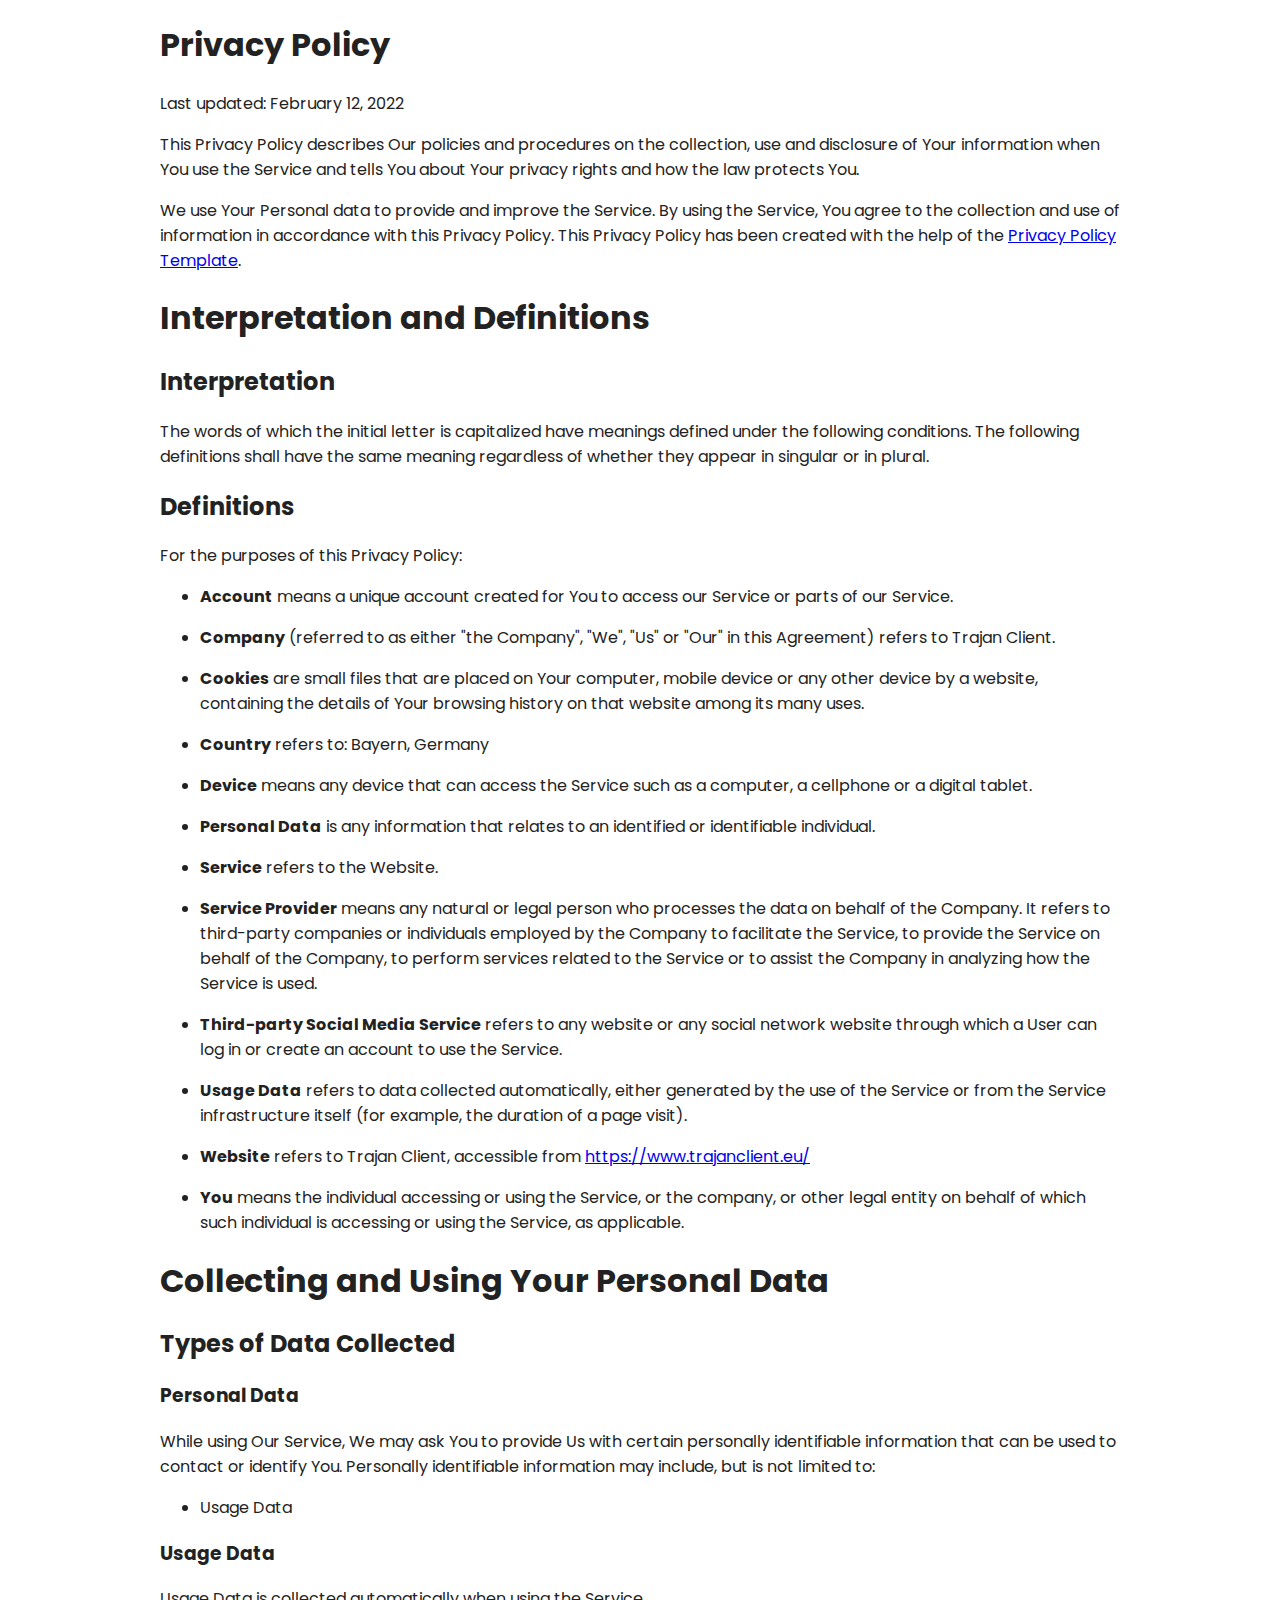
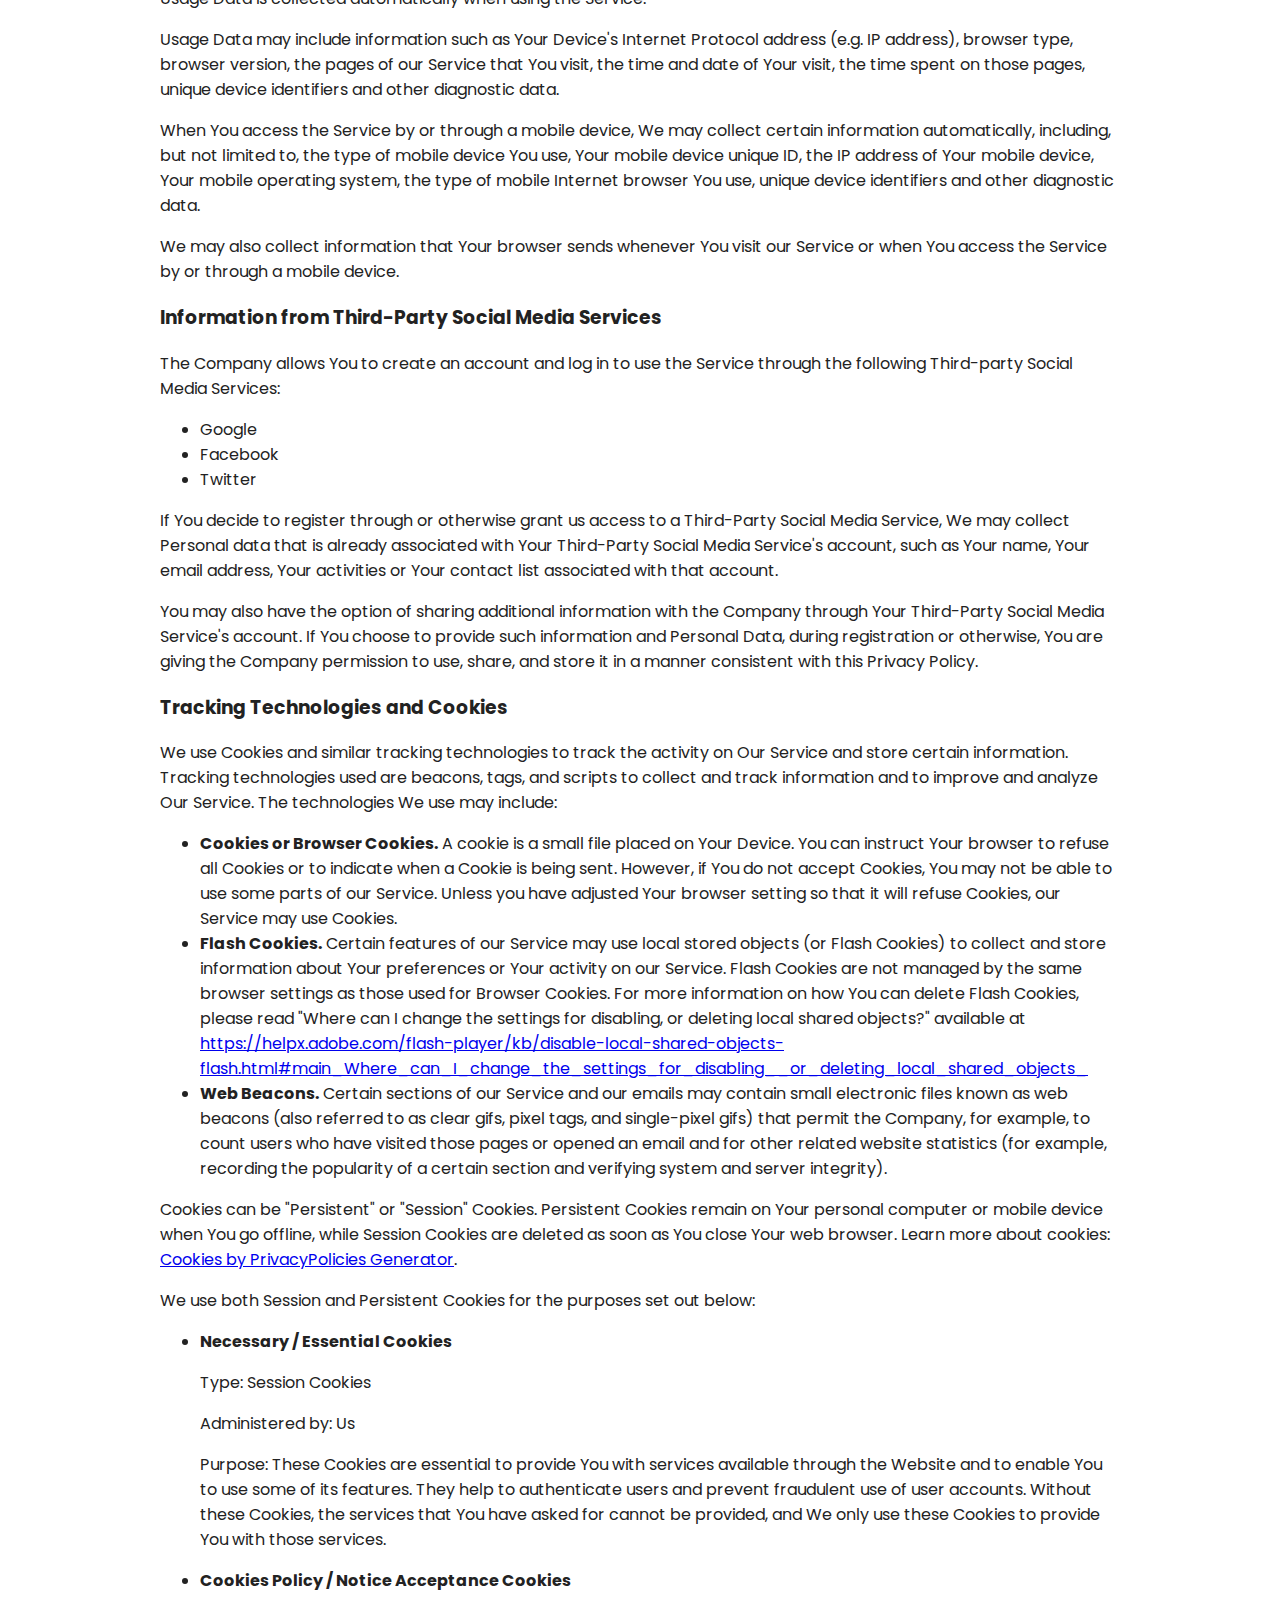
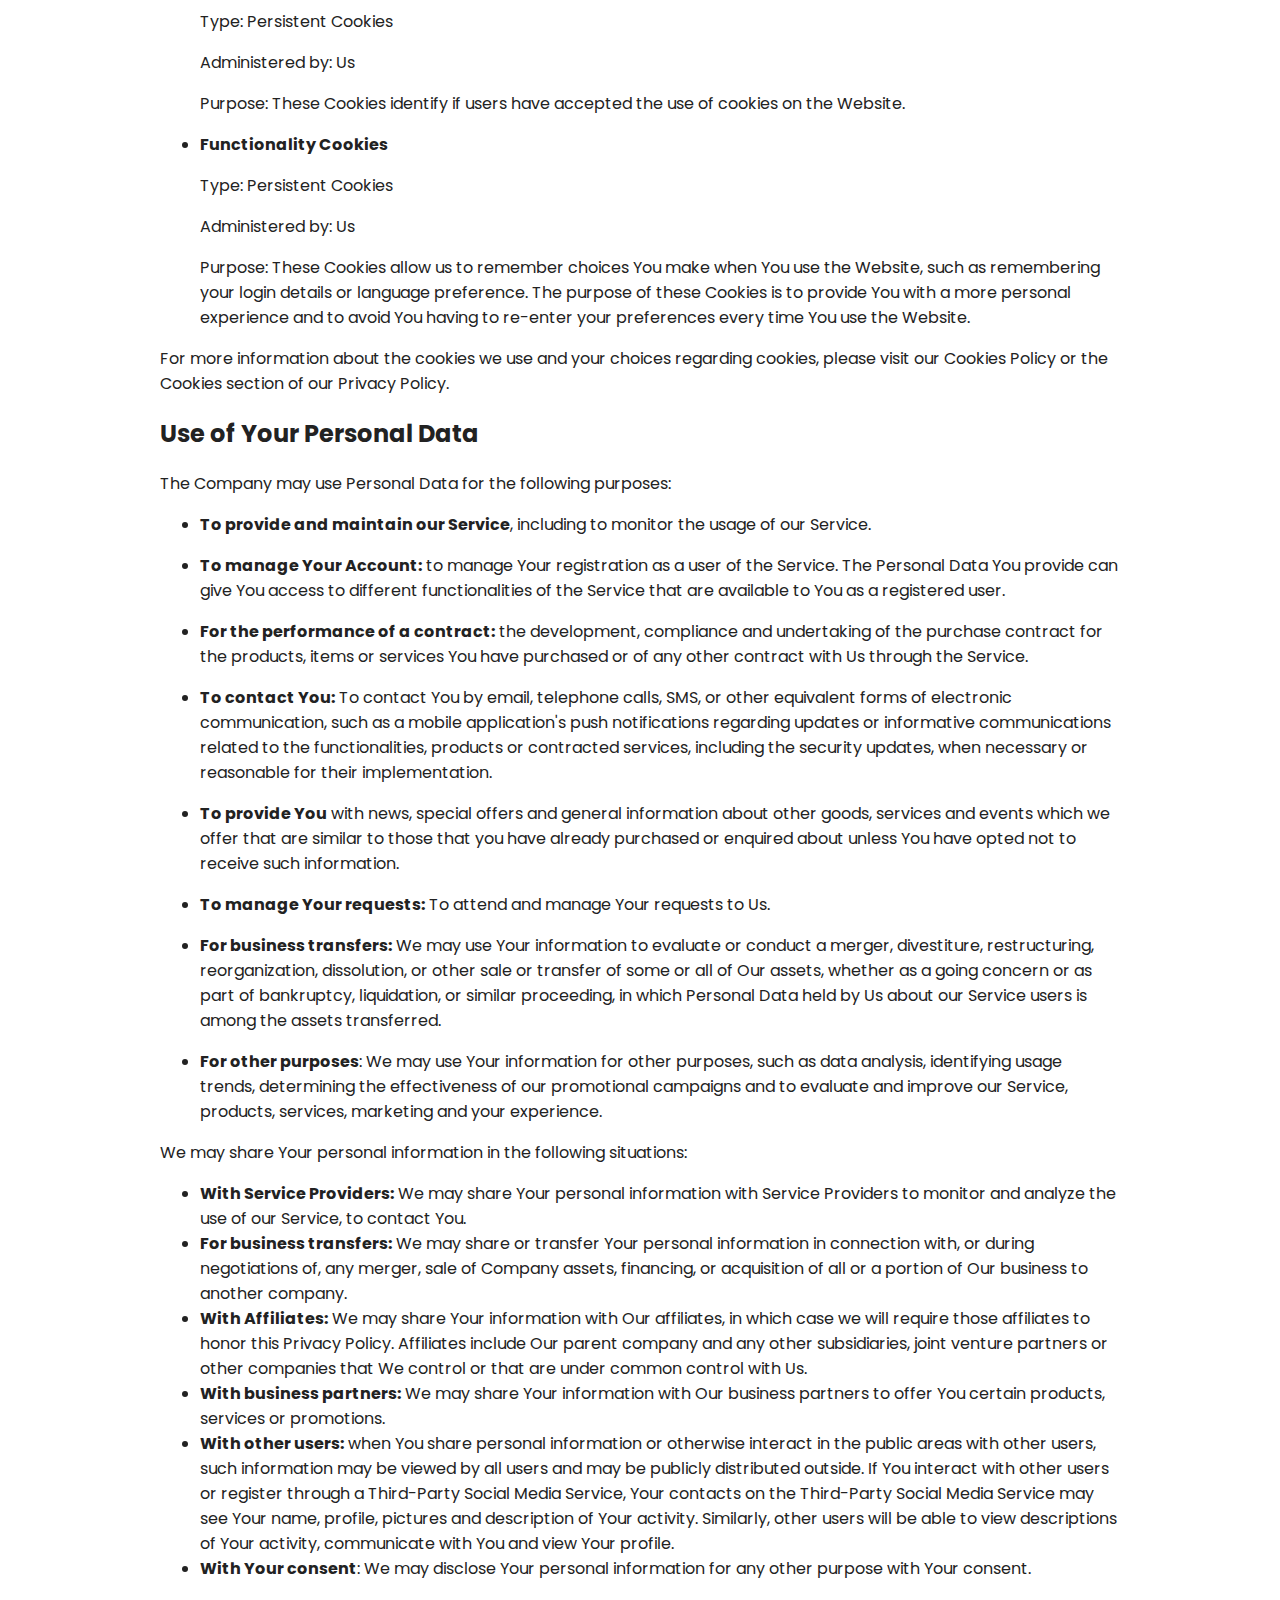
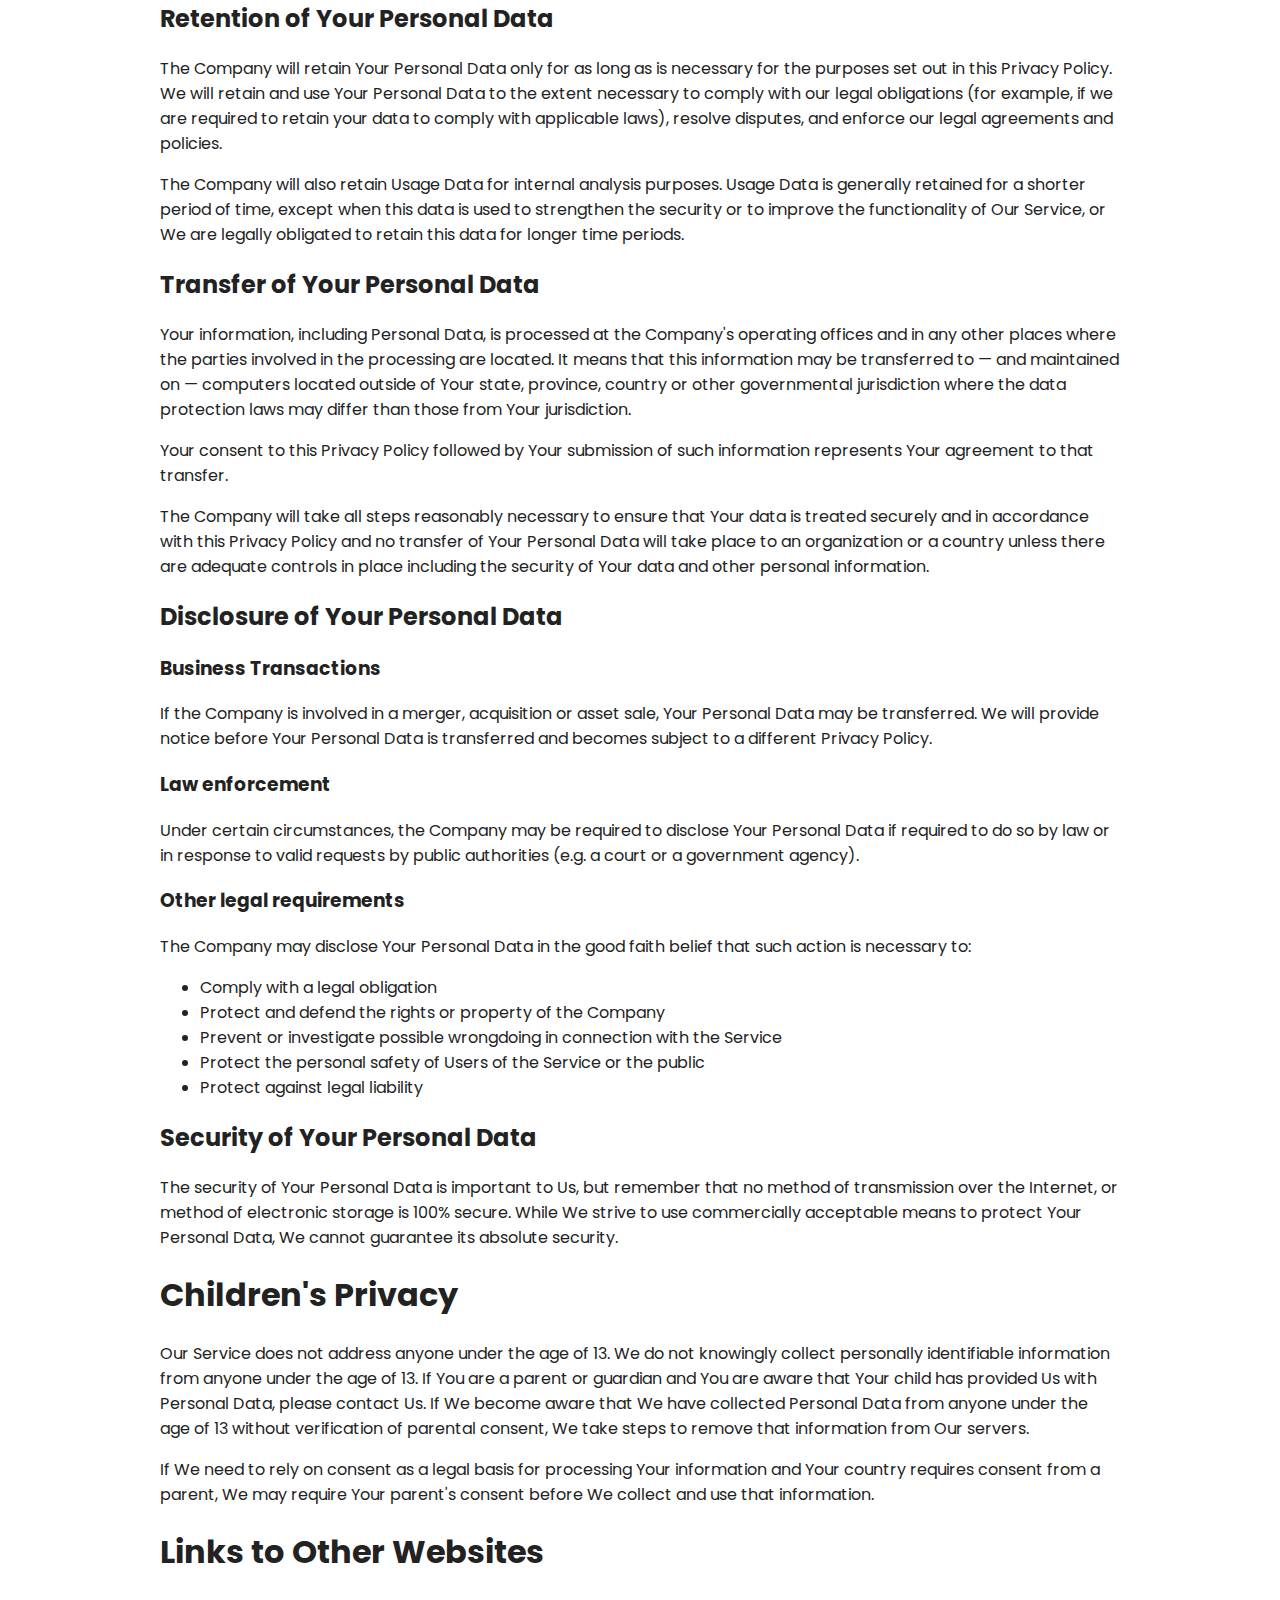
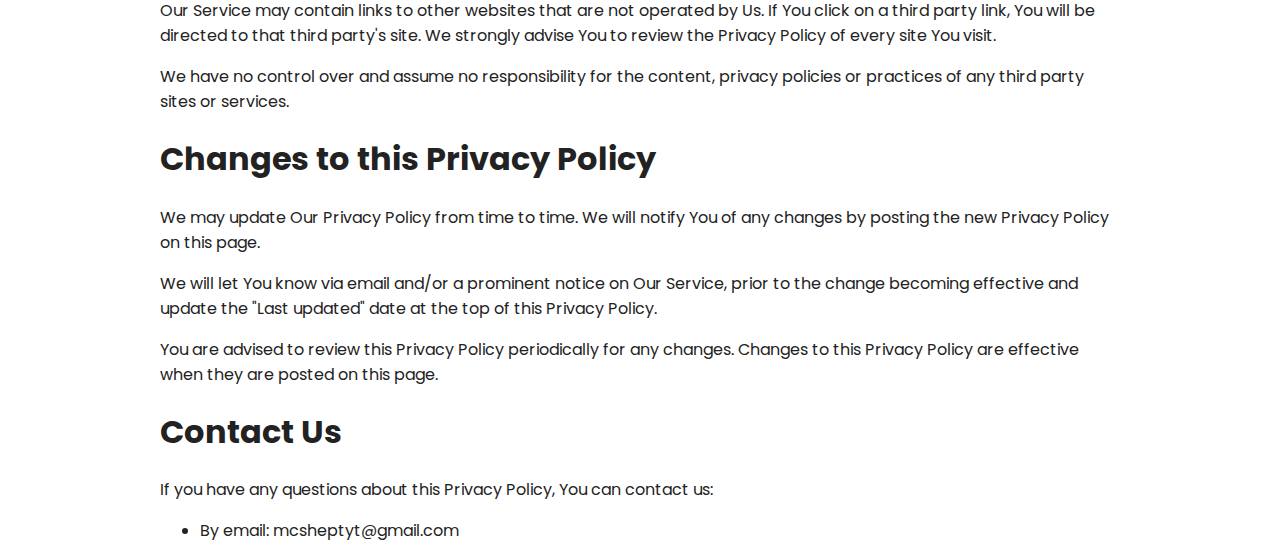
<file: policy.html>
<!DOCTYPE html>
<html lang="en">
<head>
    <meta charset="UTF-8">
    <meta http-equiv="X-UA-Compatible" content="IE=edge">
    <meta name="viewport" content="width=device-width, initial-scale=1.0">
    <title>
        Trajan Client Policy
    </title>
    <style>
        @import url("https://fonts.googleapis.com/css2?family=Poppins:wght@400;700&display=swap");
        .policy {
            font-family: Poppins, "sans-serif";
            color: #222;
            max-width: 960px;
            margin: auto;
        }
    </style>
</head>
<body class="policy">
<h1>Privacy Policy</h1>
<p>Last updated: February 12, 2022</p>
<p>This Privacy Policy describes Our policies and procedures on the collection, use and disclosure of Your information
    when You use the Service and tells You about Your privacy rights and how the law protects You.</p>
<p>We use Your Personal data to provide and improve the Service. By using the Service, You agree to the collection and
    use of information in accordance with this Privacy Policy. This Privacy Policy has been created with the help of the
    <a href="https://www.privacypolicies.com/blog/privacy-policy-template/" target="_blank">Privacy Policy Template</a>.
</p>
<h1>Interpretation and Definitions</h1>
<h2>Interpretation</h2>
<p>The words of which the initial letter is capitalized have meanings defined under the following conditions. The
    following definitions shall have the same meaning regardless of whether they appear in singular or in plural.</p>
<h2>Definitions</h2>
<p>For the purposes of this Privacy Policy:</p>
<ul>
    <li>
        <p><strong>Account</strong> means a unique account created for You to access our Service or parts of our
            Service.</p>
    </li>
    <li>
        <p><strong>Company</strong> (referred to as either &quot;the Company&quot;, &quot;We&quot;, &quot;Us&quot; or
            &quot;Our&quot; in this Agreement) refers to Trajan Client.</p>
    </li>
    <li>
        <p><strong>Cookies</strong> are small files that are placed on Your computer, mobile device or any other device
            by a website, containing the details of Your browsing history on that website among its many uses.</p>
    </li>
    <li>
        <p><strong>Country</strong> refers to: Bayern, Germany</p>
    </li>
    <li>
        <p><strong>Device</strong> means any device that can access the Service such as a computer, a cellphone or a
            digital tablet.</p>
    </li>
    <li>
        <p><strong>Personal Data</strong> is any information that relates to an identified or identifiable individual.
        </p>
    </li>
    <li>
        <p><strong>Service</strong> refers to the Website.</p>
    </li>
    <li>
        <p><strong>Service Provider</strong> means any natural or legal person who processes the data on behalf of the
            Company. It refers to third-party companies or individuals employed by the Company to facilitate the
            Service, to provide the Service on behalf of the Company, to perform services related to the Service or to
            assist the Company in analyzing how the Service is used.</p>
    </li>
    <li>
        <p><strong>Third-party Social Media Service</strong> refers to any website or any social network website through
            which a User can log in or create an account to use the Service.</p>
    </li>
    <li>
        <p><strong>Usage Data</strong> refers to data collected automatically, either generated by the use of the
            Service or from the Service infrastructure itself (for example, the duration of a page visit).</p>
    </li>
    <li>
        <p><strong>Website</strong> refers to Trajan Client, accessible from <a href="https://www.trajanclient.eu/"
                rel="external nofollow noopener" target="_blank">https://www.trajanclient.eu/</a></p>
    </li>
    <li>
        <p><strong>You</strong> means the individual accessing or using the Service, or the company, or other legal
            entity on behalf of which such individual is accessing or using the Service, as applicable.</p>
    </li>
</ul>
<h1>Collecting and Using Your Personal Data</h1>
<h2>Types of Data Collected</h2>
<h3>Personal Data</h3>
<p>While using Our Service, We may ask You to provide Us with certain personally identifiable information that can be
    used to contact or identify You. Personally identifiable information may include, but is not limited to:</p>
<ul>
    <li>Usage Data</li>
</ul>
<h3>Usage Data</h3>
<p>Usage Data is collected automatically when using the Service.</p>
<p>Usage Data may include information such as Your Device's Internet Protocol address (e.g. IP address), browser type,
    browser version, the pages of our Service that You visit, the time and date of Your visit, the time spent on those
    pages, unique device identifiers and other diagnostic data.</p>
<p>When You access the Service by or through a mobile device, We may collect certain information automatically,
    including, but not limited to, the type of mobile device You use, Your mobile device unique ID, the IP address of
    Your mobile device, Your mobile operating system, the type of mobile Internet browser You use, unique device
    identifiers and other diagnostic data.</p>
<p>We may also collect information that Your browser sends whenever You visit our Service or when You access the Service
    by or through a mobile device.</p>
<h3>Information from Third-Party Social Media Services</h3>
<p>The Company allows You to create an account and log in to use the Service through the following Third-party Social
    Media Services:</p>
<ul>
    <li>Google</li>
    <li>Facebook</li>
    <li>Twitter</li>
</ul>
<p>If You decide to register through or otherwise grant us access to a Third-Party Social Media Service, We may collect
    Personal data that is already associated with Your Third-Party Social Media Service's account, such as Your name,
    Your email address, Your activities or Your contact list associated with that account.</p>
<p>You may also have the option of sharing additional information with the Company through Your Third-Party Social Media
    Service's account. If You choose to provide such information and Personal Data, during registration or otherwise,
    You are giving the Company permission to use, share, and store it in a manner consistent with this Privacy Policy.
</p>
<h3>Tracking Technologies and Cookies</h3>
<p>We use Cookies and similar tracking technologies to track the activity on Our Service and store certain information.
    Tracking technologies used are beacons, tags, and scripts to collect and track information and to improve and
    analyze Our Service. The technologies We use may include:</p>
<ul>
    <li><strong>Cookies or Browser Cookies.</strong> A cookie is a small file placed on Your Device. You can instruct
        Your browser to refuse all Cookies or to indicate when a Cookie is being sent. However, if You do not accept
        Cookies, You may not be able to use some parts of our Service. Unless you have adjusted Your browser setting so
        that it will refuse Cookies, our Service may use Cookies.</li>
    <li><strong>Flash Cookies.</strong> Certain features of our Service may use local stored objects (or Flash Cookies)
        to collect and store information about Your preferences or Your activity on our Service. Flash Cookies are not
        managed by the same browser settings as those used for Browser Cookies. For more information on how You can
        delete Flash Cookies, please read &quot;Where can I change the settings for disabling, or deleting local shared
        objects?&quot; available at <a
            href="https://helpx.adobe.com/flash-player/kb/disable-local-shared-objects-flash.html#main_Where_can_I_change_the_settings_for_disabling__or_deleting_local_shared_objects_"
            rel="external nofollow noopener"
            target="_blank">https://helpx.adobe.com/flash-player/kb/disable-local-shared-objects-flash.html#main_Where_can_I_change_the_settings_for_disabling__or_deleting_local_shared_objects_</a>
    </li>
    <li><strong>Web Beacons.</strong> Certain sections of our Service and our emails may contain small electronic files
        known as web beacons (also referred to as clear gifs, pixel tags, and single-pixel gifs) that permit the
        Company, for example, to count users who have visited those pages or opened an email and for other related
        website statistics (for example, recording the popularity of a certain section and verifying system and server
        integrity).</li>
</ul>
<p>Cookies can be &quot;Persistent&quot; or &quot;Session&quot; Cookies. Persistent Cookies remain on Your personal
    computer or mobile device when You go offline, while Session Cookies are deleted as soon as You close Your web
    browser. Learn more about cookies: <a
        href="https://www.privacypolicies.com/blog/privacy-policy-template/#Use_Of_Cookies_Log_Files_And_Tracking"
        target="_blank">Cookies by PrivacyPolicies Generator</a>.</p>
<p>We use both Session and Persistent Cookies for the purposes set out below:</p>
<ul>
    <li>
        <p><strong>Necessary / Essential Cookies</strong></p>
        <p>Type: Session Cookies</p>
        <p>Administered by: Us</p>
        <p>Purpose: These Cookies are essential to provide You with services available through the Website and to enable
            You to use some of its features. They help to authenticate users and prevent fraudulent use of user
            accounts. Without these Cookies, the services that You have asked for cannot be provided, and We only use
            these Cookies to provide You with those services.</p>
    </li>
    <li>
        <p><strong>Cookies Policy / Notice Acceptance Cookies</strong></p>
        <p>Type: Persistent Cookies</p>
        <p>Administered by: Us</p>
        <p>Purpose: These Cookies identify if users have accepted the use of cookies on the Website.</p>
    </li>
    <li>
        <p><strong>Functionality Cookies</strong></p>
        <p>Type: Persistent Cookies</p>
        <p>Administered by: Us</p>
        <p>Purpose: These Cookies allow us to remember choices You make when You use the Website, such as remembering
            your login details or language preference. The purpose of these Cookies is to provide You with a more
            personal experience and to avoid You having to re-enter your preferences every time You use the Website.</p>
    </li>
</ul>
<p>For more information about the cookies we use and your choices regarding cookies, please visit our Cookies Policy or
    the Cookies section of our Privacy Policy.</p>
<h2>Use of Your Personal Data</h2>
<p>The Company may use Personal Data for the following purposes:</p>
<ul>
    <li>
        <p><strong>To provide and maintain our Service</strong>, including to monitor the usage of our Service.</p>
    </li>
    <li>
        <p><strong>To manage Your Account:</strong> to manage Your registration as a user of the Service. The Personal
            Data You provide can give You access to different functionalities of the Service that are available to You
            as a registered user.</p>
    </li>
    <li>
        <p><strong>For the performance of a contract:</strong> the development, compliance and undertaking of the
            purchase contract for the products, items or services You have purchased or of any other contract with Us
            through the Service.</p>
    </li>
    <li>
        <p><strong>To contact You:</strong> To contact You by email, telephone calls, SMS, or other equivalent forms of
            electronic communication, such as a mobile application's push notifications regarding updates or informative
            communications related to the functionalities, products or contracted services, including the security
            updates, when necessary or reasonable for their implementation.</p>
    </li>
    <li>
        <p><strong>To provide You</strong> with news, special offers and general information about other goods, services
            and events which we offer that are similar to those that you have already purchased or enquired about unless
            You have opted not to receive such information.</p>
    </li>
    <li>
        <p><strong>To manage Your requests:</strong> To attend and manage Your requests to Us.</p>
    </li>
    <li>
        <p><strong>For business transfers:</strong> We may use Your information to evaluate or conduct a merger,
            divestiture, restructuring, reorganization, dissolution, or other sale or transfer of some or all of Our
            assets, whether as a going concern or as part of bankruptcy, liquidation, or similar proceeding, in which
            Personal Data held by Us about our Service users is among the assets transferred.</p>
    </li>
    <li>
        <p><strong>For other purposes</strong>: We may use Your information for other purposes, such as data analysis,
            identifying usage trends, determining the effectiveness of our promotional campaigns and to evaluate and
            improve our Service, products, services, marketing and your experience.</p>
    </li>
</ul>
<p>We may share Your personal information in the following situations:</p>
<ul>
    <li><strong>With Service Providers:</strong> We may share Your personal information with Service Providers to
        monitor and analyze the use of our Service, to contact You.</li>
    <li><strong>For business transfers:</strong> We may share or transfer Your personal information in connection with,
        or during negotiations of, any merger, sale of Company assets, financing, or acquisition of all or a portion of
        Our business to another company.</li>
    <li><strong>With Affiliates:</strong> We may share Your information with Our affiliates, in which case we will
        require those affiliates to honor this Privacy Policy. Affiliates include Our parent company and any other
        subsidiaries, joint venture partners or other companies that We control or that are under common control with
        Us.</li>
    <li><strong>With business partners:</strong> We may share Your information with Our business partners to offer You
        certain products, services or promotions.</li>
    <li><strong>With other users:</strong> when You share personal information or otherwise interact in the public areas
        with other users, such information may be viewed by all users and may be publicly distributed outside. If You
        interact with other users or register through a Third-Party Social Media Service, Your contacts on the
        Third-Party Social Media Service may see Your name, profile, pictures and description of Your activity.
        Similarly, other users will be able to view descriptions of Your activity, communicate with You and view Your
        profile.</li>
    <li><strong>With Your consent</strong>: We may disclose Your personal information for any other purpose with Your
        consent.</li>
</ul>
<h2>Retention of Your Personal Data</h2>
<p>The Company will retain Your Personal Data only for as long as is necessary for the purposes set out in this Privacy
    Policy. We will retain and use Your Personal Data to the extent necessary to comply with our legal obligations (for
    example, if we are required to retain your data to comply with applicable laws), resolve disputes, and enforce our
    legal agreements and policies.</p>
<p>The Company will also retain Usage Data for internal analysis purposes. Usage Data is generally retained for a
    shorter period of time, except when this data is used to strengthen the security or to improve the functionality of
    Our Service, or We are legally obligated to retain this data for longer time periods.</p>
<h2>Transfer of Your Personal Data</h2>
<p>Your information, including Personal Data, is processed at the Company's operating offices and in any other places
    where the parties involved in the processing are located. It means that this information may be transferred to — and
    maintained on — computers located outside of Your state, province, country or other governmental jurisdiction where
    the data protection laws may differ than those from Your jurisdiction.</p>
<p>Your consent to this Privacy Policy followed by Your submission of such information represents Your agreement to that
    transfer.</p>
<p>The Company will take all steps reasonably necessary to ensure that Your data is treated securely and in accordance
    with this Privacy Policy and no transfer of Your Personal Data will take place to an organization or a country
    unless there are adequate controls in place including the security of Your data and other personal information.</p>
<h2>Disclosure of Your Personal Data</h2>
<h3>Business Transactions</h3>
<p>If the Company is involved in a merger, acquisition or asset sale, Your Personal Data may be transferred. We will
    provide notice before Your Personal Data is transferred and becomes subject to a different Privacy Policy.</p>
<h3>Law enforcement</h3>
<p>Under certain circumstances, the Company may be required to disclose Your Personal Data if required to do so by law
    or in response to valid requests by public authorities (e.g. a court or a government agency).</p>
<h3>Other legal requirements</h3>
<p>The Company may disclose Your Personal Data in the good faith belief that such action is necessary to:</p>
<ul>
    <li>Comply with a legal obligation</li>
    <li>Protect and defend the rights or property of the Company</li>
    <li>Prevent or investigate possible wrongdoing in connection with the Service</li>
    <li>Protect the personal safety of Users of the Service or the public</li>
    <li>Protect against legal liability</li>
</ul>
<h2>Security of Your Personal Data</h2>
<p>The security of Your Personal Data is important to Us, but remember that no method of transmission over the Internet,
    or method of electronic storage is 100% secure. While We strive to use commercially acceptable means to protect Your
    Personal Data, We cannot guarantee its absolute security.</p>
<h1>Children's Privacy</h1>
<p>Our Service does not address anyone under the age of 13. We do not knowingly collect personally identifiable
    information from anyone under the age of 13. If You are a parent or guardian and You are aware that Your child has
    provided Us with Personal Data, please contact Us. If We become aware that We have collected Personal Data from
    anyone under the age of 13 without verification of parental consent, We take steps to remove that information from
    Our servers.</p>
<p>If We need to rely on consent as a legal basis for processing Your information and Your country requires consent from
    a parent, We may require Your parent's consent before We collect and use that information.</p>
<h1>Links to Other Websites</h1>
<p>Our Service may contain links to other websites that are not operated by Us. If You click on a third party link, You
    will be directed to that third party's site. We strongly advise You to review the Privacy Policy of every site You
    visit.</p>
<p>We have no control over and assume no responsibility for the content, privacy policies or practices of any third
    party sites or services.</p>
<h1>Changes to this Privacy Policy</h1>
<p>We may update Our Privacy Policy from time to time. We will notify You of any changes by posting the new Privacy
    Policy on this page.</p>
<p>We will let You know via email and/or a prominent notice on Our Service, prior to the change becoming effective and
    update the &quot;Last updated&quot; date at the top of this Privacy Policy.</p>
<p>You are advised to review this Privacy Policy periodically for any changes. Changes to this Privacy Policy are
    effective when they are posted on this page.</p>
<h1>Contact Us</h1>
<p>If you have any questions about this Privacy Policy, You can contact us:</p>
<ul>
    <li>By email: mcsheptyt@gmail.com</li>
</ul>
</body>
</html>
</file>
